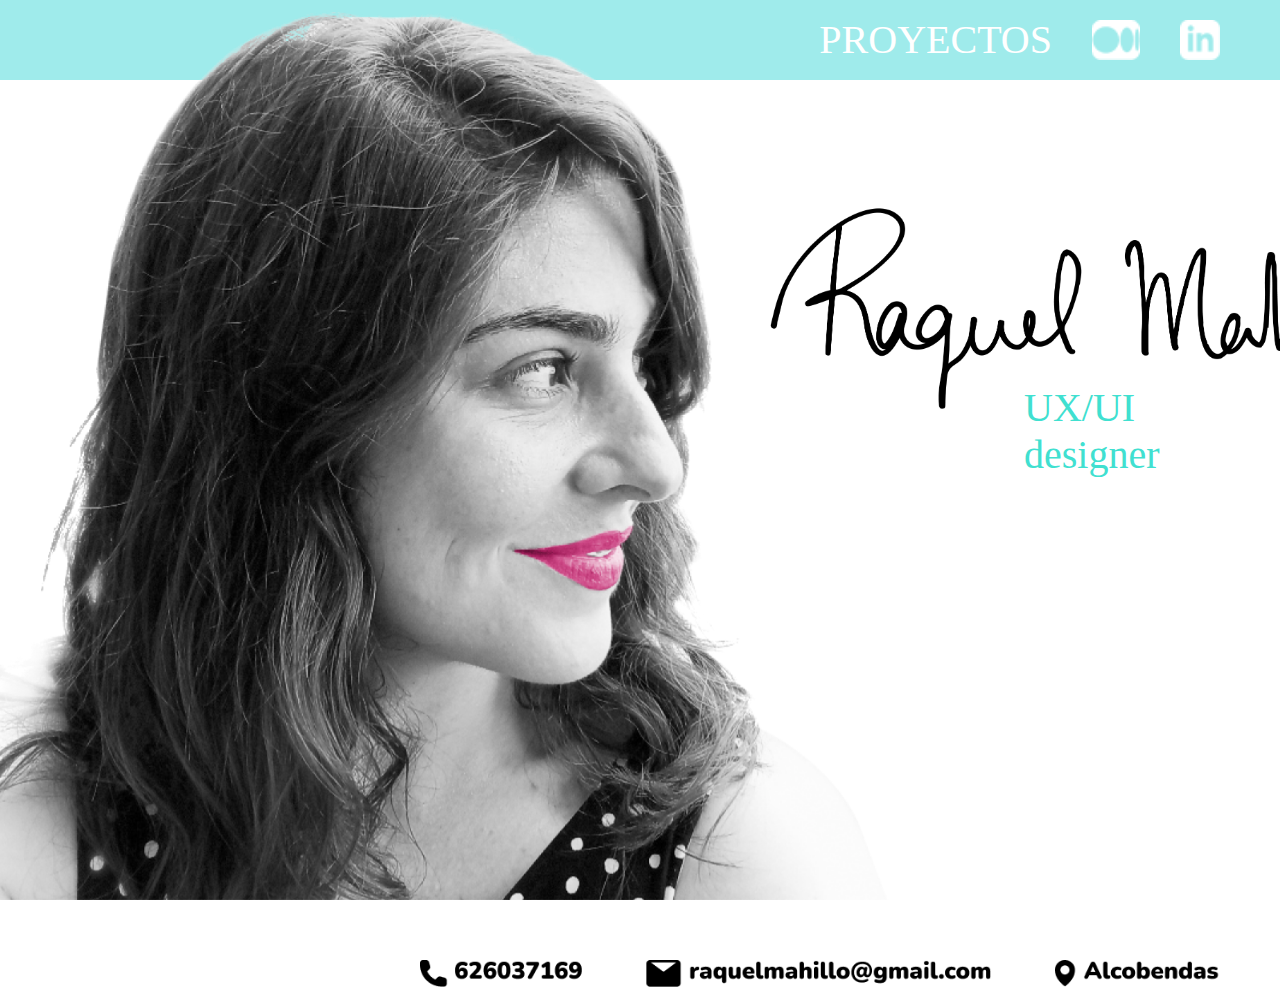
<file: index.html>
<!DOCTYPE html>

<head>

    <link rel="stylesheet" href="./estyle.css">
</head>

<body>
    <section class="background-image"></section>
    <section class="head">
        <p>PROYECTOS</p>
        <img src="./medium.png" alt="">
        <img src="./linkedin 1.png" alt="">
    </section>
    <img class="raquelmahillo" src="./raquelmahillo.png" alt="">
    <p class="uxdesigner">UX/UI designer</p>
    <img class="contact" src="./contacto.png" alt="">
</body>

</html>
</file>
<file: estyle.css>
body {
    margin: 0;
    padding: 0;
    overflow: hidden;
    position: relative;

}

.head {
    display: flex;
    align-items: center;
    justify-content: flex-end;
    background-color: rgba(63, 216, 216, 0.5);
    padding: 20px;
    color: white;

}


.head img {
    width: 40px%;
    height: 40px;
    margin: 0 40px 0 0;
}

.head p {
    font-size: 40px;
    line-height: 40px;
    margin: 0 40px;
    transition: 0.3s;

}

.head p:hover {
    text-decoration: underline;
}

.background-image {
    position: fixed;
    top: 0;
    left: 0;
    width: 1000px;
    height: 100%;
    background-size: cover;
    background-image: url(./micareto.png);
    z-index: 1;
}

.raquelmahillo {
    position: absolute;
    top: 255%;
    left: 60%;
    width: 700px;
    /* no consigo que deje de estar aplastado el ancho, he probado todo */
    z-index: 1;
}

.uxdesigner {
    position: absolute;
    top: 430%;
    left: 80%;
    color: turquoise;
    font-size: 40px;

}

.contact {
    position: absolute;
    top: 1200%;
    right: 0px;
    margin: 0 60px 0 0;
    width: 800px;
}
</file>
